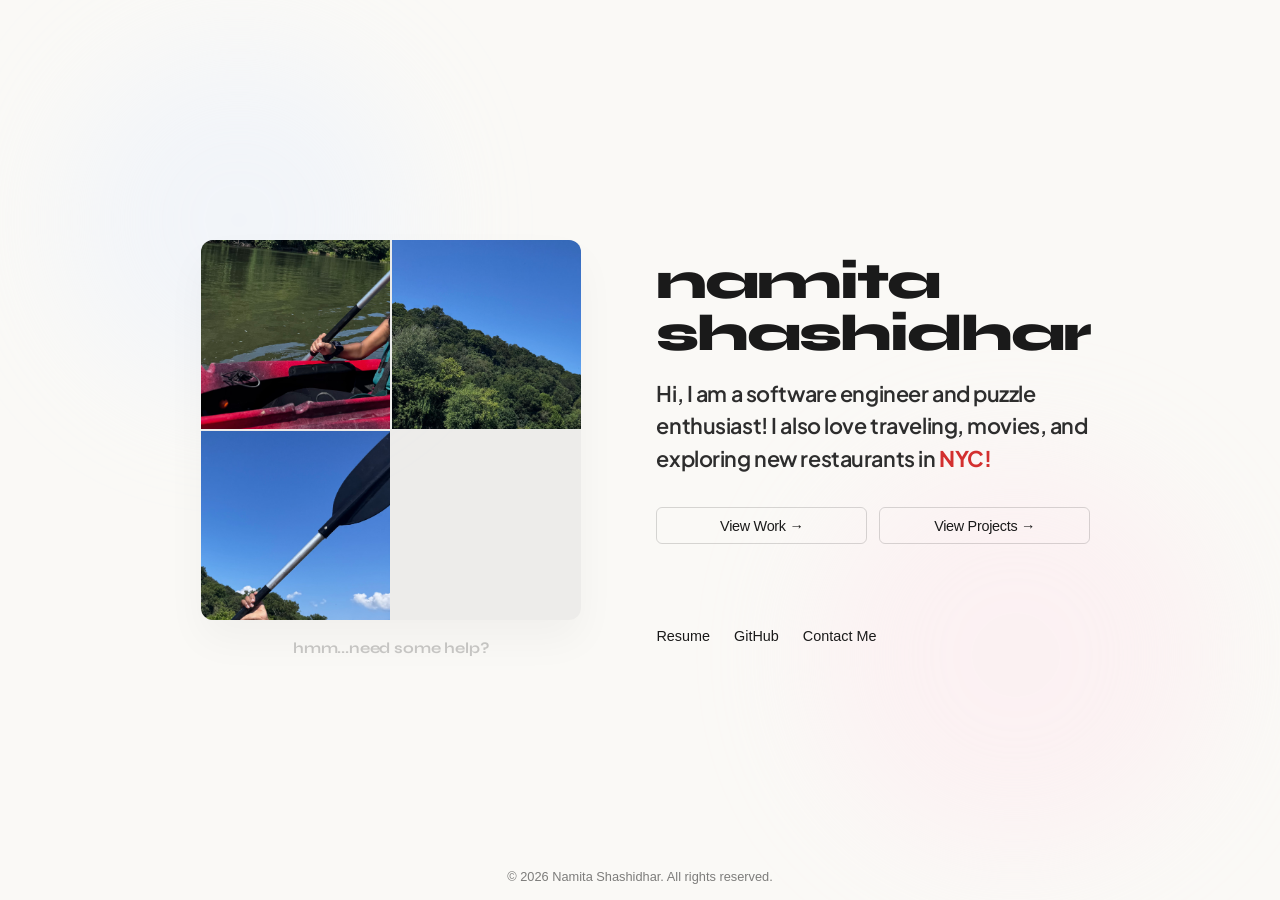
<file: index.html>
<!DOCTYPE html>
<html lang="en">

<head>
    <meta charset="UTF-8">
    <meta name="viewport" content="width=device-width, initial-scale=1.0">
    <title>Namita Shashidhar</title>
    <link rel="preconnect" href="https://fonts.googleapis.com">
    <link rel="preconnect" href="https://fonts.gstatic.com" crossorigin>
    <link
        href="https://fonts.googleapis.com/css2?family=Syne:wght@700;800&family=Plus+Jakarta+Sans:ital,wght@0,200..800;1,200..800&display=swap"
        rel="stylesheet">

<style>
    * {
        margin: 0;
        padding: 0;
        box-sizing: border-box;
    }

    body {
        background-color: #faf9f6;
        color: #1a1a1a;
        font-family: -apple-system, BlinkMacSystemFont, "Segoe UI", Roboto, sans-serif;
        min-height: 100vh;
        display: flex;
        flex-direction: column;
        align-items: center;
        justify-content: center;
        overflow-x: hidden;
        overflow-y: auto;
        position: relative;
        padding: 2rem 1.5rem;
    }

    .container {
        display: grid;
        grid-template-columns: 1fr 1fr;
        gap: 4rem;
        max-width: 900px;
        width: 100%;
        align-items: center;
        z-index: 10;
    }

    /* Wraps the board and the footer hint underneath */
    .image-side {
        display: flex;
        flex-direction: column;
        align-items: center;
        gap: 1rem;
        width: 100%;
        opacity: 0;
        animation: fadeInUp 1.2s cubic-bezier(0.215, 0.610, 0.355, 1) forwards;
        animation-delay: 0.2s;
    }

    .puzzle-board {
        display: grid;
        grid-template-columns: repeat(2, 1fr);
        grid-template-rows: repeat(2, 1fr);
        gap: 2px;
        width: 100%;
        max-width: 380px;
        aspect-ratio: 1 / 1;
        background: rgba(0, 0, 0, 0.05);
        border-radius: 12px;
        overflow: hidden;
        box-shadow: 0 20px 40px rgba(0, 0, 0, 0.04);
        transition: gap 0.5s ease;
    }

    .puzzle-tile {
        width: 100%;
        height: 100%;
        background-image: url('photo.jpg');
        background-size: 200% auto;
        cursor: pointer;
        transition: transform 0.2s ease-out;
    }

    .tile-0 {
        background-position: 0% 20%;
    }

    .tile-1 {
        background-position: 100% 20%;
    }

    .tile-2 {
        background-position: 0% 80%;
    }

    .tile-3 {
        background-color: transparent;
        background-image: none;
        cursor: default;
    }

    .fix-hint-container {
        height: 1.5rem;
        display: flex;
        align-items: center;
        justify-content: center;
    }

    .fix-indicator {
        font-family: "Syne", sans-serif;
        font-size: 0.95rem;
        font-weight: 700;
        color: rgba(0, 0, 0, 0.2);
        text-transform: lowercase;
        letter-spacing: -0.01em;
        cursor: pointer;
        transition: color 0.2s ease, transform 0.2s ease, opacity 0.3s ease;
        user-select: none;
    }

    .fix-indicator:hover {
        color: #d32f2f;
        transform: translateY(-1px);
    }

    .fix-indicator.hidden {
        opacity: 0;
        pointer-events: none;
    }

    .puzzle-board.solved {
        gap: 0px;
    }

    .puzzle-board.solved .puzzle-tile {
        cursor: default;
    }

    .text-side {
        display: flex;
        flex-direction: column;
        justify-content: center;
        width: 100%;
    }

    .name-tag {
        font-family: "Syne", sans-serif;
        font-size: 3.2rem;
        font-weight: 800;
        text-transform: lowercase;
        color: #1a1a1a;
        letter-spacing: -0.04em;
        margin-bottom: 1.2rem;
        opacity: 0;
        line-height: 1.0;
        animation: fadeInUp 1s cubic-bezier(0.215, 0.610, 0.355, 1) forwards;
        animation-delay: 0.3s;
    }

    .intro p.bio {
        font-family: "Plus Jakarta Sans", sans-serif;
        font-size: 1.35rem;
        font-weight: 600;
        line-height: 1.5;
        letter-spacing: -0.02em;
        color: #2d2d2d;
        margin-bottom: 2rem;
        opacity: 0;
        animation: fadeInUp 1s cubic-bezier(0.215, 0.610, 0.355, 1) forwards;
        animation-delay: 0.5s;
    }

    .highlight {
        color: #d32f2f;
        font-weight: 700;
    }

    .action-buttons {
        display: flex;
        flex-direction: column;
        gap: 1rem;
        margin-bottom: 2rem;
        align-items: flex-start;
        width: 100%;
    }

    .main-btn-group {
        display: flex;
        gap: 0.75rem;
        width: 100%;
    }

    .btn {
        display: inline-block;
        padding: 0.6rem 1.2rem;
        text-decoration: none;
        font-size: 0.9rem;
        font-weight: 500;
        border-radius: 6px;
        letter-spacing: -0.02em;
        transition: background-color 0.2s, transform 0.2s, border-color 0.2s, color 0.2s;
    }

    .secondary-btn {
        background-color: transparent;
        color: #1a1a1a;
        border: 1px solid rgba(0, 0, 0, 0.15);
        opacity: 0;
        flex: 1;
        text-align: center;
        animation: fadeInUp 1s cubic-bezier(0.215, 0.610, 0.355, 1) forwards;
    }

    .work-btn {
        animation-delay: 0.7s;
    }

    .projects-btn {
        animation-delay: 0.75s;
    }

    .secondary-btn:hover {
        background-color: rgba(0, 0, 0, 0.03);
        border-color: #1a1a1a;
        transform: translateY(-1px);
    }

    .portfolio-lock {
        opacity: 0;
        transform: translateY(10px);
        pointer-events: none;
        transition: opacity 0.8s ease, transform 0.8s ease;
        width: 100%;
    }

    .portfolio-btn {
        background-color: #1a1a1a;
        color: #faf9f6;
        box-shadow: 0 4px 12px rgba(0, 0, 0, 0.05);
        text-align: center;
        width: 100%;
    }

    .portfolio-btn:hover {
        background-color: #404040;
        transform: translateY(-1px);
    }

    .portfolio-lock.unlocked {
        opacity: 1;
        transform: translateY(0);
        pointer-events: auto;
    }

    .links {
        display: flex;
        gap: 1.5rem;
        opacity: 0;
        animation: fadeInUp 1s cubic-bezier(0.215, 0.610, 0.355, 1) forwards;
        animation-delay: 0.8s;
    }

    .links a {
        color: #1a1a1a;
        text-decoration: none;
        font-size: 0.9rem;
        font-weight: 500;
        transition: transform 0.2s ease, color 0.2s ease;
        display: inline-block;
        cursor: pointer;
    }

    /* Copyright */
    .copyright {
        position: fixed;
        bottom: 16px;
        left: 50%;
        transform: translateX(-50%);
        font-size: 0.8rem;
        color: rgba(0, 0, 0, 0.5);
        z-index: 20;
        white-space: nowrap;
        text-align: center;
    }

    @media (max-width: 768px) {
        body {
            justify-content: flex-start;
            align-items: center;
            padding: 3rem 1.5rem 1rem;
        }

        .container {
            grid-template-columns: 1fr;
            gap: 2.5rem;
            text-align: center;
        }

        .name-tag {
            font-size: 2.6rem;
        }

        .intro p.bio {
            font-size: 1.2rem;
            margin-bottom: 1.5rem;
        }

        .action-buttons {
            align-items: center;
        }

        .main-btn-group {
            justify-content: center;
        }

        .links {
            justify-content: center;
        }

        .puzzle-board {
            max-width: 280px;
        }

        .copyright {
            position: static;
            transform: none;
            margin-top: 2.5rem;
            padding-bottom: 1rem;
            width: 100%;
            white-space: normal;
        }
    }

    @media (max-width: 400px) {
        .name-tag {
            font-size: 2.2rem;
        }

        .main-btn-group {
            flex-direction: column;
            gap: 0.75rem;
            width: 100%;
            align-items: center;
        }

        .secondary-btn {
            width: 100%;
        }
    }

    @keyframes fadeInUp {
        from {
            opacity: 0;
            transform: translateY(20px);
        }

        to {
            opacity: 1;
            transform: translateY(0);
        }
    }

    .floating-shape {
        position: absolute;
        border-radius: 50%;
        filter: blur(60px);
        opacity: 0.35;
        z-index: 1;
        pointer-events: none;
    }

    .shape1 {
        width: 350px;
        height: 350px;
        background: #e3edff;
        top: 5%;
        left: 5%;
        animation: floatAround 25s infinite alternate ease-in-out;
    }

    .shape2 {
        width: 400px;
        height: 400px;
        background: #ffe3ec;
        bottom: 5%;
        right: 5%;
        animation: floatAround 30s infinite alternate-reverse ease-in-out;
    }

    @keyframes floatAround {
        0% {
            transform: translate(0, 0) rotate(0deg);
        }

        50% {
            transform: translate(80px, 60px) rotate(180deg);
        }

        100% {
            transform: translate(-40px, 40px) rotate(360deg);
        }
    }
</style>

<div class="floating-shape shape1"></div>
<div class="floating-shape shape2"></div>

<main class="container">
    <div class="image-side">
        <div class="puzzle-board" id="board"></div>

        <div class="fix-hint-container">
            <span class="fix-indicator" id="fixLink">hmm...need some help?</span>
        </div>
    </div>

    <div class="text-side">
        <header>
            <div class="name-tag">namita shashidhar</div>
        </header>

        <section class="intro">
            <p class="bio">
                Hi, I am a software engineer and puzzle enthusiast! I also love
                traveling, movies, and exploring new restaurants in
                <span class="highlight">NYC!</span>
            </p>
        </section>

        <div class="action-buttons">
            <div class="main-btn-group">
                <a href="work.html" class="btn secondary-btn work-btn">
                    View Work →
                </a>

                <a href="projects.html" class="btn secondary-btn projects-btn">
                    View Projects →
                </a>
            </div>

            <div class="portfolio-lock" id="portfolioWrapper">
                <a href="portfolio.html" class="btn portfolio-btn">
                    View Bylines →
                </a>
            </div>
        </div>

        <footer class="links">
            <a href="namita_shashidhar_resume.pdf"
                class="interactive-link"
                target="_blank"
                download="namita_shashidhar_resume.pdf">
                Resume
            </a>

            <a href="https://github.com/namitashashidhar"
                class="interactive-link"
                target="_blank">
                GitHub
            </a>

            <a href="contact.html" class="interactive-link">
                Contact Me
            </a>
        </footer>
    </div>
</main>

<footer class="copyright">
    © 2026 Namita Shashidhar. All rights reserved.
</footer>

<script>
    let currentOrder = [2, 0, 1, 3];
    const correctOrder = [0, 1, 2, 3];

    const board = document.getElementById('board');
    const portfolioWrapper = document.getElementById('portfolioWrapper');
    const fixLink = document.getElementById('fixLink');

    let gameSolved = false;

    fixLink.addEventListener('click', () => {
        if (!gameSolved) {
            solvePuzzleInstantly();
        }
    });

    function renderPuzzle() {
        board.innerHTML = '';

        currentOrder.forEach((tileId, index) => {
            const tile = document.createElement('div');
            tile.className = `puzzle-tile tile-${tileId}`;

            if (!gameSolved) {
                tile.addEventListener('click', () => moveTile(index));
            }

            board.appendChild(tile);
        });
    }

    function solvePuzzleInstantly() {
        currentOrder = [...correctOrder];
        renderPuzzle();
        checkWin();
    }

    function moveTile(clickedIndex) {
        const blankIndex = currentOrder.indexOf(3);

        const validMoves = {
            0: [1, 2],
            1: [0, 3],
            2: [0, 3],
            3: [1, 2]
        };

        if (validMoves[clickedIndex].includes(blankIndex)) {
            [
                currentOrder[clickedIndex],
                currentOrder[blankIndex]
            ] = [
                currentOrder[blankIndex],
                currentOrder[clickedIndex]
            ];

            renderPuzzle();
            checkWin();
        }
    }

    function checkWin() {
        if (currentOrder.every((val, i) => val === correctOrder[i])) {
            gameSolved = true;

            board.classList.add('solved');

            fixLink.classList.add('hidden');

            setTimeout(() => {
                const blankTile = document.querySelector('.tile-3');

                if (blankTile) {
                    blankTile.style.backgroundImage = "url('photo.jpg')";
                    blankTile.style.backgroundPosition = "100% 80%";
                }
            }, 200);

            setTimeout(() => {
                portfolioWrapper.classList.add('unlocked');
            }, 500);
        }
    }

    renderPuzzle();

    const links = document.querySelectorAll('.interactive-link');

    links.forEach(link => {
        link.addEventListener('mousemove', (e) => {
            const {
                offsetWidth: width,
                offsetHeight: height
            } = link;

            const {
                offsetX: x,
                offsetY: y
            } = e;

            const moveX = (x / width - 0.5) * 12;
            const moveY = (y / height - 0.5) * 12;

            link.style.transform =
                `translate(${moveX}px, ${moveY}px)`;

            link.style.color = '#8a8a8a';
        });

        link.addEventListener('mouseleave', () => {
            link.style.transform = 'translate(0px, 0px)';
            link.style.color = '#1a1a1a';
        });
    });
</script>
</file>
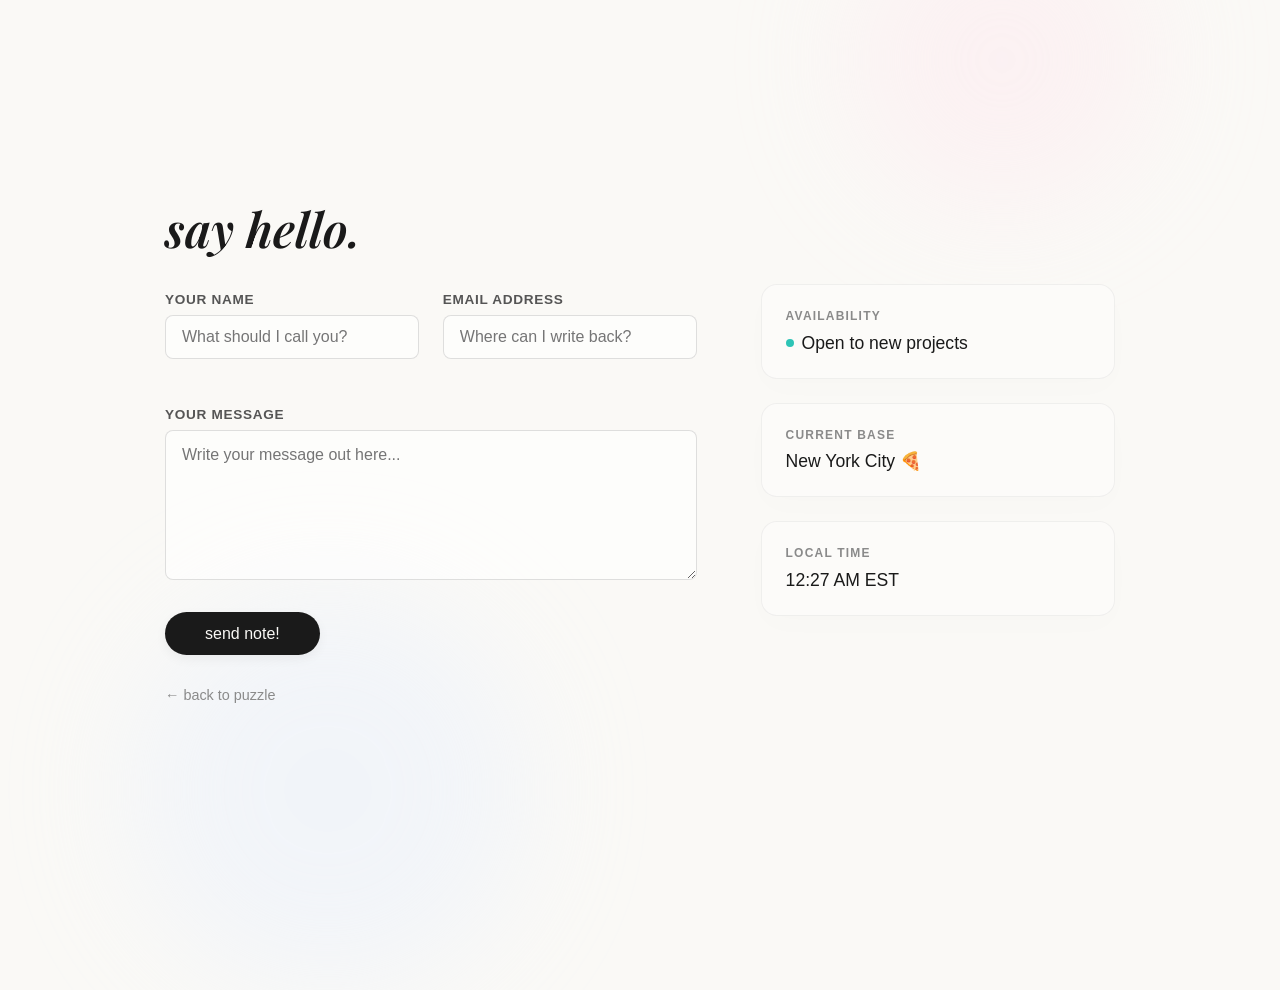
<file: contact.html>
<!DOCTYPE html>
<html lang="en">

<head>
    <meta charset="UTF-8">
    <meta name="viewport" content="width=device-width, initial-scale=1.0">
    <title>Contact Namita</title>
    <link rel="preconnect" href="https://fonts.googleapis.com">
    <link rel="preconnect" href="https://fonts.gstatic.com" crossorigin>
    <link href="https://fonts.googleapis.com/css2?family=Playfair+Display:ital,wght@0,400..900;1,400..900&display=swap"
        rel="stylesheet">

    <style>
        * {
            margin: 0;
            padding: 0;
            box-sizing: border-box;
        }

        body {
            background-color: #faf9f6;
            color: #1a1a1a;
            font-family: -apple-system, BlinkMacSystemFont, "Segoe UI", Roboto, sans-serif;
            min-height: 100vh;
            display: flex;
            align-items: center;
            justify-content: center;
            overflow-x: hidden;
            overflow-y: auto;
            position: relative;
            padding: 4rem 1.5rem;
        }

        .container {
            display: grid;
            grid-template-columns: 1.2fr 0.8fr;
            gap: 4rem;
            max-width: 950px;
            width: 100%;
            align-items: center;
            z-index: 10;
        }

        .form-side {
            display: flex;
            flex-direction: column;
            opacity: 0;
            animation: fadeInUp 1s cubic-bezier(0.215, 0.610, 0.355, 1) forwards;
        }

        h1 {
            font-family: "Playfair Display", Georgia, serif;
            font-size: 3rem;
            font-weight: 600;
            font-style: italic;
            margin-bottom: 2rem;
        }

        .form-group {
            margin-bottom: 1.5rem;
            display: flex;
            flex-direction: column;
            gap: 0.5rem;
        }

        .form-row {
            display: grid;
            grid-template-columns: 1fr 1fr;
            gap: 1.5rem;
            margin-bottom: 1.5rem;
        }

        .form-label {
            font-size: 0.85rem;
            text-transform: uppercase;
            letter-spacing: 0.05em;
            color: #555;
            font-weight: 600;
        }

        .box-input {
            font-family: inherit;
            font-size: 1rem;
            color: #1a1a1a;
            background: rgba(255, 255, 255, 0.6);
            backdrop-filter: blur(5px);
            border: 1px solid rgba(0, 0, 0, 0.12);
            border-radius: 8px;
            padding: 0.75rem 1rem;
            outline: none;
            width: 100%;
            transition: border-color 0.2s, background-color 0.2s;
        }

        .box-input:focus {
            border-color: #1a1a1a;
            background-color: #ffffff;
        }

        textarea.box-input {
            resize: vertical;
            min-height: 150px;
            line-height: 1.5;
        }

        .status-side {
            display: flex;
            flex-direction: column;
            gap: 1.5rem;
            opacity: 0;
            animation: fadeInUp 1.2s cubic-bezier(0.215, 0.610, 0.355, 1) forwards;
            animation-delay: 0.2s;
            width: 100%;
        }

        .card {
            background: rgba(255, 255, 255, 0.4);
            backdrop-filter: blur(10px);
            border: 1px solid rgba(0, 0, 0, 0.05);
            border-radius: 16px;
            padding: 1.5rem;
            box-shadow: 0 10px 30px rgba(0, 0, 0, 0.01);
        }

        .card-title {
            font-size: 0.75rem;
            text-transform: uppercase;
            letter-spacing: 0.1em;
            color: #8a8a8a;
            margin-bottom: 0.6rem;
            font-weight: 600;
        }

        .card-value {
            font-size: 1.1rem;
            font-weight: 500;
        }

        .status-indicator {
            display: flex;
            align-items: center;
            gap: 8px;
        }

        .pulse-dot {
            width: 8px;
            height: 8px;
            background-color: #2ec4b6;
            border-radius: 50%;
            animation: pulse-glow 2s infinite ease-in-out;
        }

        .btn-submit {
            align-self: flex-start;
            background-color: #1a1a1a;
            color: #faf9f6;
            border: none;
            padding: 0.8rem 2.5rem;
            font-size: 1rem;
            font-weight: 500;
            border-radius: 30px;
            cursor: pointer;
            box-shadow: 0 4px 12px rgba(0, 0, 0, 0.05);
            transition: transform 0.2s, background-color 0.2s;
            margin-top: 0.5rem;
            width: auto;
        }

        .btn-submit:hover {
            background-color: #404040;
            transform: translateY(-2px);
        }

        .back-home {
            margin-top: 2rem;
            color: #8a8a8a;
            text-decoration: none;
            font-size: 0.9rem;
            transition: color 0.2s;
            display: inline-block;
        }

        .back-home:hover {
            color: #1a1a1a;
        }

        .floating-shape {
            position: absolute;
            border-radius: 50%;
            filter: blur(60px);
            opacity: 0.35;
            z-index: 1;
            pointer-events: none;
        }

        .shape1 {
            width: 300px;
            height: 300px;
            background: #ffe3ec;
            top: -10%;
            right: 10%;
        }

        .shape2 {
            width: 400px;
            height: 400px;
            background: #e3edff;
            bottom: -10%;
            left: 10%;
        }

        @media (max-width: 768px) {
            body {
                display: block;
                padding: 3rem 1.5rem;
            }

            .container {
                display: flex;
                flex-direction: column;
                gap: 3rem;
            }

            h1 {
                font-size: 2.4rem;
                margin-bottom: 1.5rem;
            }

            .form-row {
                grid-template-columns: 1fr;
                gap: 1.5rem;
                margin-bottom: 0rem;
            }

            .status-side {
                order: initial;
            }

            .btn-submit {
                width: 100%;
                text-align: center;
            }
        }

        @keyframes fadeInUp {
            from {
                opacity: 0;
                transform: translateY(20px);
            }

            to {
                opacity: 1;
                transform: translateY(0);
            }
        }

        @keyframes pulse-glow {
            0% {
                box-shadow: 0 0 0 0 rgba(46, 196, 182, 0.5);
            }

            70% {
                box-shadow: 0 0 0 8px rgba(46, 196, 182, 0);
            }

            100% {
                box-shadow: 0 0 0 0 rgba(46, 196, 182, 0);
            }
        }
    </style>
</head>

<body>

    <div class="floating-shape shape1"></div>
    <div class="floating-shape shape2"></div>

    <main class="container">

        <section class="form-side">
            <h1>say hello.</h1>

            <form action="https://formspree.io/f/your-id-here" method="POST">

                <div class="form-row">
                    <div class="form-group">
                        <label class="form-label" for="formName">Your Name</label>
                        <input type="text" id="formName" name="name" class="box-input"
                            placeholder="What should I call you?" required>
                    </div>

                    <div class="form-group">
                        <label class="form-label" for="formEmail">Email Address</label>
                        <input type="email" id="formEmail" name="email" class="box-input"
                            placeholder="Where can I write back?" required>
                    </div>
                </div>

                <div class="form-group">
                    <label class="form-label" for="formMessage">Your Message</label>
                    <textarea id="formMessage" name="message" class="box-input"
                        placeholder="Write your message out here..." required></textarea>
                </div>

                <button type="submit" class="btn-submit">send note!</button>
            </form>

            <div>
                <a href="index.html" class="back-home">← back to puzzle</a>
            </div>
        </section>

        <aside class="status-side">
            <div class="card">
                <div class="card-title">Availability</div>
                <div class="status-indicator">
                    <div class="pulse-dot"></div>
                    <span class="card-value">Open to new projects</span>
                </div>
            </div>

            <div class="card">
                <div class="card-title">Current Base</div>
                <div class="card-value">New York City 🍕</div>
            </div>

            <div class="card">
                <div class="card-title">Local Time</div>
                <div class="card-value" id="localTime">00:00 AM EST</div>
            </div>
        </aside>

    </main>

    <script>
        function updateClock() {
            const options = {
                timeZone: 'America/New_York',
                hour: '2-digit',
                minute: '2-digit',
                hour12: true
            };
            const formatter = new Intl.DateTimeFormat('en-US', options);
            document.getElementById('localTime').innerText = formatter.format(new Date()) + ' EST';
        }
        setInterval(updateClock, 1000);
        updateClock();
    </script>
</body>

</html>
</file>
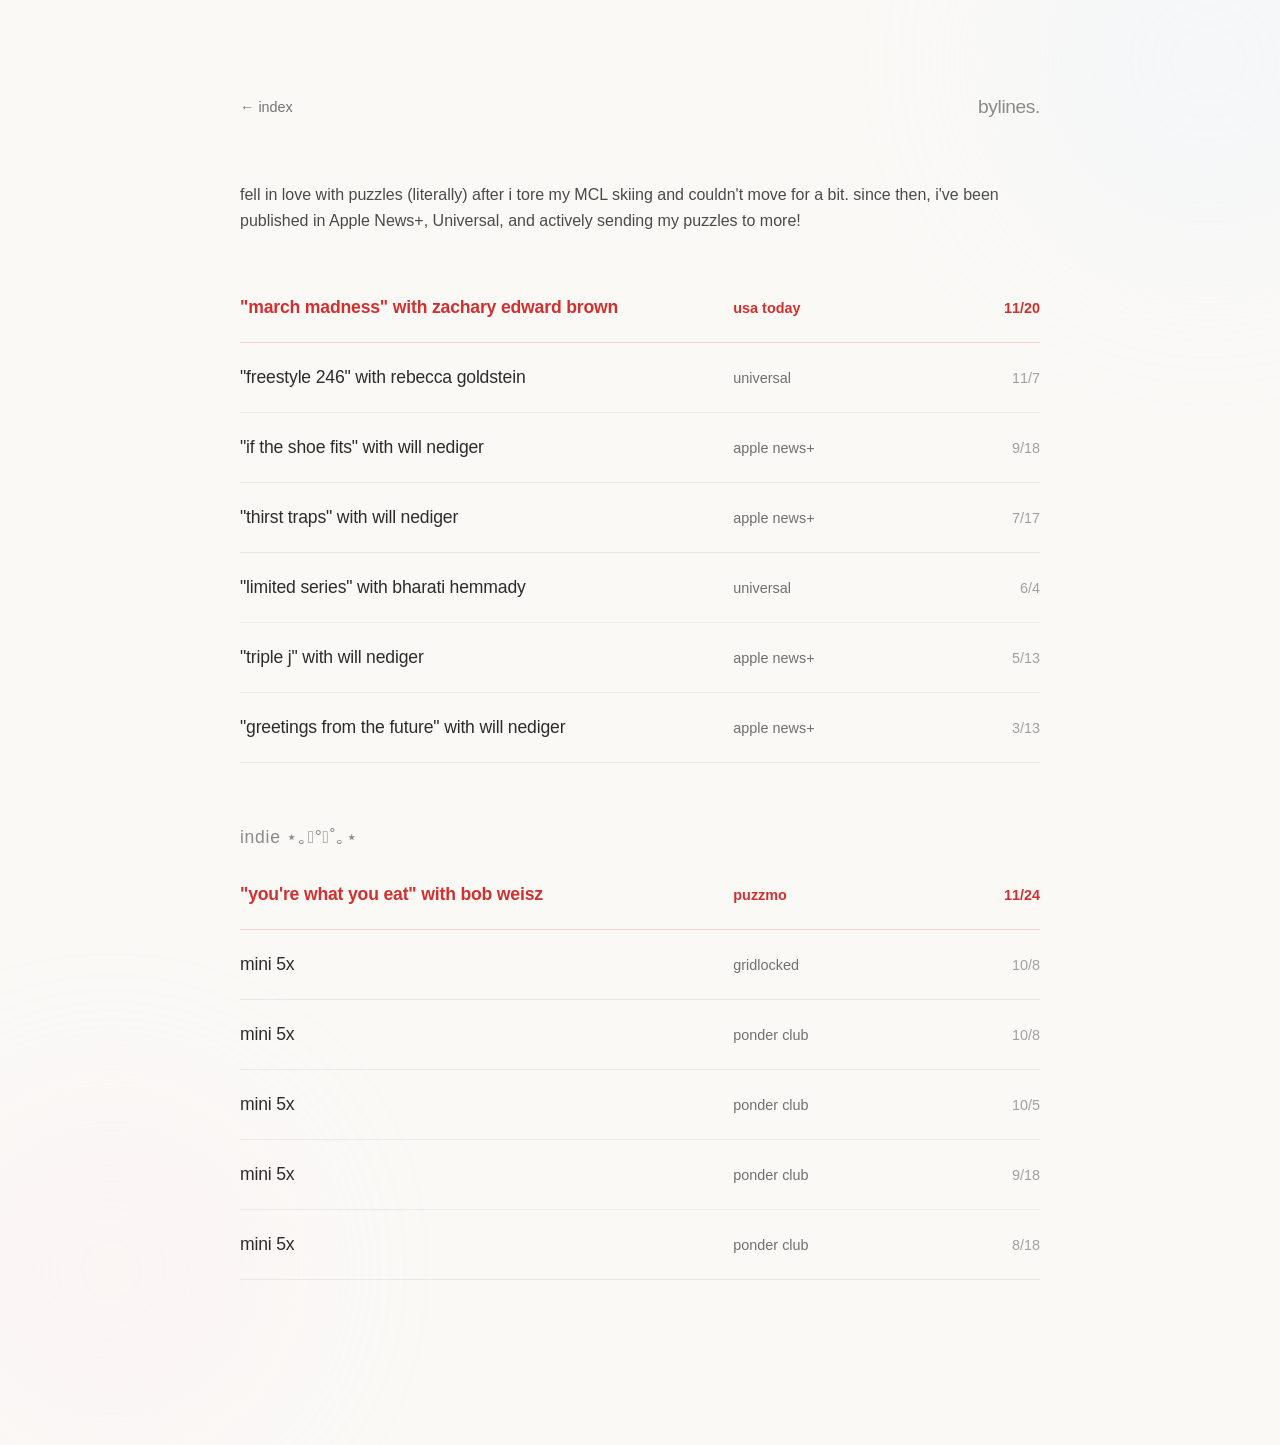
<file: portfolio.html>
<!DOCTYPE html>
<html lang="en">

<head>
    <meta charset="UTF-8">
    <meta name="viewport" content="width=device-width, initial-scale=1.0">
    <title>Portfolio — Namita Shashidhar</title>
    <style>
        * {
            margin: 0;
            padding: 0;
            box-sizing: border-box;
        }

        body {
            background-color: #faf9f6;
            color: #1a1a1a;
            font-family: -apple-system, BlinkMacSystemFont, "Segoe UI", Roboto, sans-serif;
            min-height: 100vh;
            padding: 6rem 2rem;
            position: relative;
            overflow-x: hidden;
        }

        .nav-header {
            max-width: 800px;
            margin: 0 auto 4rem auto;
            display: flex;
            justify-content: space-between;
            align-items: center;
            z-index: 10;
            position: relative;
        }

        .back-btn {
            color: #1a1a1a;
            text-decoration: none;
            font-size: 0.9rem;
            font-weight: 500;
            transition: transform 0.2s ease, opacity 0.2s ease;
            opacity: 0.6;
        }

        .back-btn:hover {
            transform: translateX(-3px);
            opacity: 1;
        }

        .page-title {
            font-size: 1.2rem;
            font-weight: 500;
            letter-spacing: -0.02em;
            color: #8a8a8a;
        }

        .portfolio-list,
        .puzzle-list {
            max-width: 800px;
            margin: 0 auto;
            display: flex;
            flex-direction: column;
            z-index: 10;
            position: relative;
        }

        .article-row {
            display: grid;
            grid-template-columns: 2fr 1fr 60px;
            align-items: center;
            padding: 1.5rem 0;
            border-bottom: 1px solid rgba(0, 0, 0, 0.06);
            text-decoration: none;
            color: inherit;
            transition: transform 0.2s ease, padding-left 0.2s ease;
        }

        .article-row.featured {
            border-bottom-color: rgba(211, 47, 47, 0.2);
        }

        .article-row.featured .article-title {
            color: #d32f2f;
            font-weight: 700;
            background: none;
            -webkit-text-fill-color: initial;
        }

        .article-row.featured .byline {
            color: #d32f2f;
            font-weight: 600;
        }

        .article-row.featured .date {
            color: #d32f2f;
            font-weight: 600;
        }

        @media (min-width: 769px) {
            .article-row:hover {
                padding-left: 0.5rem;
                background: linear-gradient(
                    90deg,
                    rgba(0, 0, 0, 0.01) 0%,
                    rgba(0, 0, 0, 0) 100%
                );
            }

            .article-row:hover .article-title {
                color: #000000;
            }

            .article-row.featured:hover .article-title {
                color: #d32f2f;
            }

            .article-row:hover .date {
                color: #1a1a1a;
            }

            .article-row.featured:hover .date {
                color: #d32f2f;
            }
        }

        .article-title {
            font-size: 1.1rem;
            font-weight: 500;
            letter-spacing: -0.01em;
            color: #2c2c2c;
            padding-right: 2rem;
            transition: color 0.2s ease;
        }

        .byline {
            font-size: 0.9rem;
            color: #707070;
            font-weight: 400;
        }

        .date {
            font-size: 0.9rem;
            color: #a0a0a0;
            text-align: right;
            font-variant-numeric: tabular-nums;
            transition: color 0.2s ease;
        }

        /* Section heading */
        .section-label {
            max-width: 800px;
            margin: 4rem auto 0.75rem auto;
            font-size: 1.1rem;
            color: #8a8a8a;
            text-transform: lowercase;
            letter-spacing: 0.04em;
        }

        .floating-shape {
            position: absolute;
            border-radius: 50%;
            filter: blur(80px);
            opacity: 0.2;
            z-index: 1;
        }

        .shape1 {
            width: 400px;
            height: 400px;
            background: #e3edff;
            top: -10%;
            right: -10%;
            animation: floatAround 25s infinite alternate ease-in-out;
        }

        .shape2 {
            width: 350px;
            height: 350px;
            background: #ffe3ec;
            bottom: -5%;
            left: -5%;
            animation: floatAround 30s infinite alternate-reverse ease-in-out;
        }

        @keyframes floatAround {
            0% {
                transform: translate(0, 0) rotate(0deg);
            }

            50% {
                transform: translate(30px, 30px) rotate(180deg);
            }

            100% {
                transform: translate(-15px, 15px) rotate(360deg);
            }
        }

        @media (max-width: 768px) {
            body {
                padding: 3rem 1.5rem;
            }

            .nav-header {
                margin-bottom: 2rem;
            }

            .article-row {
                grid-template-columns: 1fr;
                gap: 0.4rem;
                padding: 1.25rem 0;
            }

            .date {
                text-align: left;
                font-size: 0.8rem;
            }

            .byline {
                font-size: 0.85rem;
            }

            .section-label {
                margin-top: 3rem;
                font-size: 1.1rem;
            }
        }
    </style>
</head>

<body>

    <div class="floating-shape shape1"></div>
    <div class="floating-shape shape2"></div>

    <header class="nav-header">
        <a href="index.html" class="back-btn">← index</a>
        <h1 class="page-title">bylines.</h1>
    </header>

    <p style="
        max-width: 800px;
        margin: 0 auto 2.5rem auto;
        font-size: 1rem;
        color: #4a4a4a;
        line-height: 1.6;
    ">
        fell in love with puzzles (literally) after i tore my MCL skiing and couldn't move for a bit. since then, i've been published in Apple News+, Universal, and actively sending my puzzles to more!
    </p>

    <main class="portfolio-list">

        <a 
            href="https://play.usatoday.com/crossword/9a95c17d-0f0f-4743-8072-bb9d399fd73b?redirected=true" 
            class="article-row featured"
            target="_blank"
            rel="noopener noreferrer"
        >
            <h2 class="article-title">"march madness" with zachary edward brown</h2>
            <span class="byline">usa today</span>
            <span class="date">11/20</span>
        </a>
        <a 
            href="" 
            class="article-row"
            target="_blank"
            rel="noopener noreferrer"
        >
            <h2 class="article-title">"freestyle 246" with rebecca goldstein</h2>
            <span class="byline">universal</span>
            <span class="date">11/7</span>
        </a>

        <a 
            href="https://apple.news/J_jizL1T-RFmOpnNCob130w" 
            class="article-row"
            target="_blank"
            rel="noopener noreferrer"
        >
            <h2 class="article-title">"if the shoe fits" with will nediger</h2>
            <span class="byline">apple news+</span>
            <span class="date">9/18</span>
        </a>

        <a 
            href="https://apple.news/JGdBl8bDhQVa5fqOhWgiktg" 
            class="article-row"
            target="_blank"
            rel="noopener noreferrer"
        >
            <h2 class="article-title">"thirst traps" with will nediger</h2>
            <span class="byline">apple news+</span>
            <span class="date">7/17</span>
        </a>

        <a href="#" class="article-row">
            <h2 class="article-title">"limited series" with bharati hemmady</h2>
            <span class="byline">universal</span>
            <span class="date">6/4</span>
        </a>

        <a 
            href="https://apple.news/JgFRftgpQSh2XU2IUOKPrVg" 
            class="article-row"
            target="_blank"
            rel="noopener noreferrer"
        >
            <h2 class="article-title">"triple j" with will nediger</h2>
            <span class="byline">apple news+</span>
            <span class="date">5/13</span>
        </a>

        <a 
            href="https://apple.news/J2Wm60hFoTzG8KmAn9UJ8fQ" 
            class="article-row"
            target="_blank"
            rel="noopener noreferrer"
        >
            <h2 class="article-title">"greetings from the future" with will nediger</h2>
            <span class="byline">apple news+</span>
            <span class="date">3/13</span>
        </a>

    </main>

    <p class="section-label">
        indie ⋆｡𖦹°⭒˚｡⋆
    </p>

    <main class="puzzle-list">

        <a
            href=""
            class="article-row featured"
        >
            <h2 class="article-title">"you're what you eat" with bob weisz</h2>
            <span class="byline">puzzmo</span>
            <span class="date">11/24</span>
        </a>
        
        <a 
            href="https://gridlockedxw.com/puzzles/2026-10-19-mini-10-19.html"
            class="article-row"
            target="_blank"
            rel="noopener noreferrer"
        >
            <h2 class="article-title">mini 5x</h2>
            <span class="byline">gridlocked</span>
            <span class="date">10/8</span>
        </a>

         <a 
            href="https://ponderclub.co/mini-5x5/10-08-2026"
            class="article-row"
            target="_blank"
            rel="noopener noreferrer"
        >
            <h2 class="article-title">mini 5x</h2>
            <span class="byline">ponder club</span>
            <span class="date">10/8</span>
        </a>
        <a 
            href="https://ponderclub.co/mini-5x5/10-05-2026"
            class="article-row"
            target="_blank"
            rel="noopener noreferrer"
        >
            <h2 class="article-title">mini 5x</h2>
            <span class="byline">ponder club</span>
            <span class="date">10/5</span>
        </a>

        <a 
            href="https://ponderclub.co/mini-5x5/09-18-2026"
            class="article-row"
            target="_blank"
            rel="noopener noreferrer"
        >
            <h2 class="article-title">mini 5x</h2>
            <span class="byline">ponder club</span>
            <span class="date">9/18</span>
        </a>

        <a
            href="https://ponderclub.co/mini-5x5/08-18-2026"
            class="article-row"
            target="_blank"
            rel="noopener noreferrer"
        >
            <h2 class="article-title">mini 5x</h2>
            <span class="byline">ponder club</span>
            <span class="date">8/18</span>
        </a>

    </main>

</body>

</html>
</file>
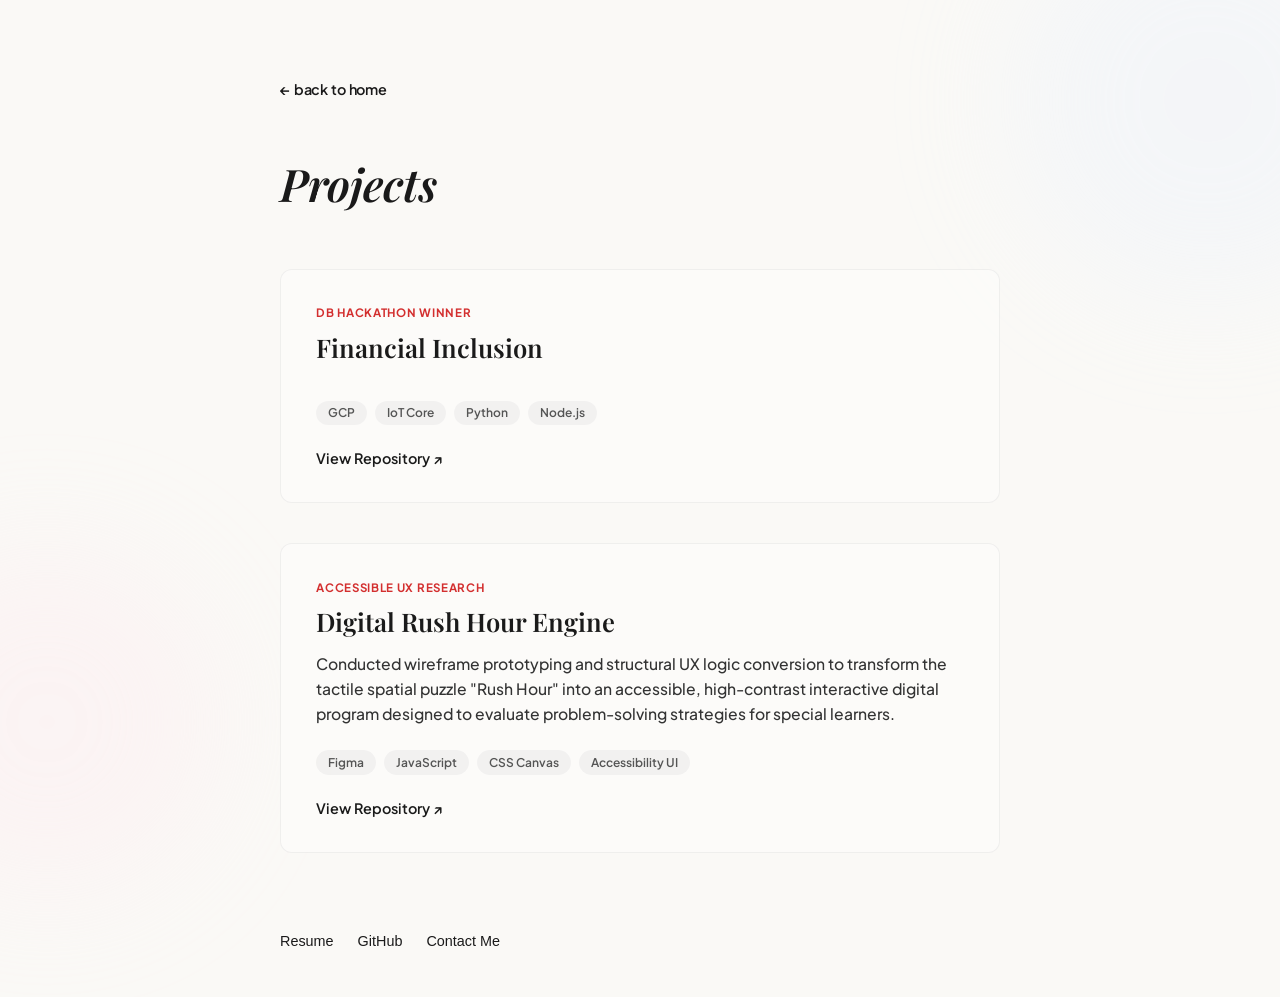
<file: projects.html>
<!DOCTYPE html>
<html lang="en">

<head>
    <meta charset="UTF-8">
    <meta name="viewport" content="width=device-width, initial-scale=1.0">
    <title>Projects | Namita Shashidhar</title>
    <link rel="preconnect" href="https://fonts.googleapis.com">
    <link rel="preconnect" href="https://fonts.gstatic.com" crossorigin>
    <link
        href="https://fonts.googleapis.com/css2?family=Playfair+Display:ital,wght@0,400..900;1,400..900&family=Plus+Jakarta+Sans:ital,wght@0,200..800;1,200..800&display=swap"
        rel="stylesheet">

    <style>
        * {
            margin: 0;
            padding: 0;
            box-sizing: border-box;
        }

        body {
            background-color: #faf9f6;
            color: #1a1a1a;
            font-family: -apple-system, BlinkMacSystemFont, "Segoe UI", Roboto, sans-serif;
            min-height: 100vh;
            display: flex;
            flex-direction: column;
            justify-content: space-between;
            position: relative;
            padding: 5rem 2rem 3rem 2rem;
            overflow-x: hidden;
        }

        .container {
            max-width: 720px;
            width: 100%;
            margin: 0 auto;
            z-index: 10;
        }


        .nav-header {
            display: flex;
            justify-content: space-between;
            align-items: center;
            margin-bottom: 3.5rem;
            opacity: 0;
            animation: fadeInUp 1s cubic-bezier(0.215, 0.610, 0.355, 1) forwards;
        }

        .back-home {
            font-family: "Plus Jakarta Sans", sans-serif;
            color: #1a1a1a;
            text-decoration: none;
            font-size: 0.9rem;
            font-weight: 600;
            letter-spacing: -0.01em;
            transition: color 0.2s ease, transform 0.2s ease;
            display: inline-block;
        }

        .back-home:hover {
            color: #707070;
            transform: translateX(-3px);
        }


        .page-title {
            font-family: "Playfair Display", Georgia, serif;
            font-size: 2.8rem;
            font-weight: 600;
            font-style: italic;
            margin-bottom: 3.5rem;
            opacity: 0;
            animation: fadeInUp 1s cubic-bezier(0.215, 0.610, 0.355, 1) forwards;
            animation-delay: 0.15s;
        }


        .projects-container {
            display: flex;
            flex-direction: column;
            gap: 2.5rem;
            margin-bottom: 5rem;
        }


        .project-card {
            background: rgba(255, 255, 255, 0.4);
            border: 1px solid rgba(0, 0, 0, 0.05);
            border-radius: 12px;
            padding: 2.2rem;
            display: flex;
            flex-direction: column;
            opacity: 0;
            animation: fadeInUp 1s cubic-bezier(0.215, 0.610, 0.355, 1) forwards;
            transition: border-color 0.3s ease, box-shadow 0.3s ease, background 0.3s ease;
        }

        @media (min-width: 769px) {
            .project-card:hover {
                background: #ffffff;
                border: 1px solid rgba(0, 0, 0, 0.08);
                box-shadow: 0 12px 30px rgba(0, 0, 0, 0.02);
            }
        }


        .card-1 {
            animation-delay: 0.3s;
        }

        .card-2 {
            animation-delay: 0.4s;
        }

        .card-3 {
            animation-delay: 0.5s;
        }


        .project-tag {
            font-family: "Plus Jakarta Sans", sans-serif;
            font-size: 0.72rem;
            text-transform: uppercase;
            letter-spacing: 0.06em;
            color: #d32f2f;
            margin-bottom: 0.6rem;
            font-weight: 700;
        }

        .project-header {
            display: flex;
            justify-content: space-between;
            align-items: baseline;
            flex-wrap: wrap;
            gap: 0.5rem;
            margin-bottom: 0.8rem;
        }

        .project-title {
            font-family: "Playfair Display", Georgia, serif;
            font-size: 1.6rem;
            font-weight: 600;
            color: #1a1a1a;
        }

        .project-description {
            font-family: "Plus Jakarta Sans", sans-serif;
            font-size: 0.98rem;
            line-height: 1.6;
            color: #333333;
            margin-bottom: 1.5rem;
            font-weight: 500;
        }


        .tech-stack {
            display: flex;
            flex-wrap: wrap;
            gap: 0.5rem;
            margin-bottom: 1.5rem;
        }

        .tech-pill {
            font-family: "Plus Jakarta Sans", sans-serif;
            font-size: 0.75rem;
            background: rgba(0, 0, 0, 0.04);
            color: #555555;
            padding: 0.3rem 0.75rem;
            border-radius: 20px;
            font-weight: 600;
        }


        .project-link {
            font-family: "Plus Jakarta Sans", sans-serif;
            font-size: 0.9rem;
            font-weight: 600;
            color: #1a1a1a;
            text-decoration: none;
            display: inline-flex;
            align-items: center;
            gap: 0.3rem;
            width: fit-content;
            transition: color 0.2s ease;
        }

        .project-link:hover {
            color: #d32f2f;
        }


        .footer-nav {
            display: flex;
            gap: 1.5rem;
            opacity: 0;
            animation: fadeInUp 1s cubic-bezier(0.215, 0.610, 0.355, 1) forwards;
            animation-delay: 0.65s;
        }

        .footer-nav a {
            color: #1a1a1a;
            text-decoration: none;
            font-size: 0.9rem;
            font-weight: 500;
            transition: transform 0.2s ease, color 0.2s ease;
            display: inline-block;
            cursor: pointer;
        }


        @media (max-width: 768px) {
            body {
                padding: 3rem 1.5rem 2rem 1.5rem;
            }

            .page-title {
                font-size: 2.3rem;
                margin-bottom: 2rem;
            }

            .project-title {
                font-size: 1.4rem;
            }

            .project-card {
                padding: 1.5rem;
            }
        }

        @keyframes fadeInUp {
            from {
                opacity: 0;
                transform: translateY(20px);
            }

            to {
                opacity: 1;
                transform: translateY(0);
            }
        }


        .floating-shape {
            position: absolute;
            border-radius: 50%;
            filter: blur(60px);
            opacity: 0.25;
            z-index: 1;
        }

        .shape1 {
            width: 400px;
            height: 400px;
            background: #e3edff;
            top: -10%;
            right: -10%;
        }

        .shape2 {
            width: 350px;
            height: 350px;
            background: #ffe3ec;
            bottom: 10%;
            left: -10%;
        }
    </style>
</head>

<body>

    <div class="floating-shape shape1"></div>
    <div class="floating-shape shape2"></div>

    <div class="container">
        <nav class="nav-header">
            <a href="index.html" class="back-home">← back to home</a>
        </nav>

        <h1 class="page-title">Projects</h1>

        <div class="projects-container">

            <div class="project-card card-1">
                <div class="project-tag">DB Hackathon Winner</div>
                <div class="project-header">
                    <h2 class="project-title">Financial Inclusion</h2>
                </div>
                <p class="project-description">
                    <!-- Developed backend cloud systems for an assistive safety device that maps geolocation anchors, utilizing face-recognition to alert care networks when vulnerable individuals interact with unknown environments or wander beyond bounds. Winner of Deutsche Bank's Hackathon for Dementia. -->
                </p>
                <div class="tech-stack">
                    <span class="tech-pill">GCP</span>
                    <span class="tech-pill">IoT Core</span>
                    <span class="tech-pill">Python</span>
                    <span class="tech-pill">Node.js</span>
                </div>
                <a href="https://github.com/namitashashidhar" target="_blank" class="project-link">View Repository ↗</a>
            </div>

            <!-- PROJECT 2: CYBER CTF REPOSITORY
            <div class="project-card card-2">
                <div class="project-tag">Cybersecurity Infrastructure</div>
                <div class="project-header">
                    <h2 class="project-title">CCI Capture The Flag (CTF) Repository</h2>
                </div>
                <p class="project-description">
                    Engineered and documented a sprawling repository of complex gamified cyber defense challenges, designed in partnership with the CACI Cyber Missions Operation Team to run vulnerability tests across regional security summits.
                </p>
                <div class="tech-stack">
                    <span class="tech-pill">Docker</span>
                    <span class="tech-pill">Linux</span>
                    <span class="tech-pill">Bash</span>
                    <span class="tech-pill">Network Security</span>
                </div>
                <a href="https://github.com/namitashashidhar" target="_blank" class="project-link">View Repository ↗</a>
            </div>

            <!-- PROJECT 3: ACCESSIBLE DIGITAL RESEARCH -->
            <div class="project-card card-3">
                <div class="project-tag">Accessible UX Research</div>
                <div class="project-header">
                    <h2 class="project-title">Digital Rush Hour Engine</h2>
                </div>
                <p class="project-description">
                    Conducted wireframe prototyping and structural UX logic conversion to transform the tactile spatial
                    puzzle "Rush Hour" into an accessible, high-contrast interactive digital program designed to
                    evaluate problem-solving strategies for special learners.
                </p>
                <div class="tech-stack">
                    <span class="tech-pill">Figma</span>
                    <span class="tech-pill">JavaScript</span>
                    <span class="tech-pill">CSS Canvas</span>
                    <span class="tech-pill">Accessibility UI</span>
                </div>
                <a href="https://github.com/namitashashidhar" target="_blank" class="project-link">View Repository ↗</a>
            </div>

        </div>

        <footer class="footer-nav">
            <a href="Namita_Resume.pdf" class="interactive-link" target="_blank" download="Namita_Resume.pdf">Resume</a>
            <a href="https://github.com/namitashashidhar" class="interactive-link" target="_blank">GitHub</a>
            <a href="contact.html" class="interactive-link">Contact Me</a>
        </footer>
    </div>

    <script>
        const links = document.querySelectorAll('.interactive-link');
        links.forEach(link => {
            link.addEventListener('mousemove', (e) => {
                const { offsetWidth: width, offsetHeight: height } = link;
                const { offsetX: x, offsetY: y } = e;
                const moveX = (x / width - 0.5) * 12;
                const moveY = (y / height - 0.5) * 12;
                link.style.transform = `translate(${moveX}px, ${moveY}px)`;
                link.style.color = '#8a8a8a';
            });
            link.addEventListener('mouseleave', () => {
                link.style.transform = 'translate(0px, 0px)';
                link.style.color = '#1a1a1a';
            });
        });
    </script>
</body>

</html>
</file>
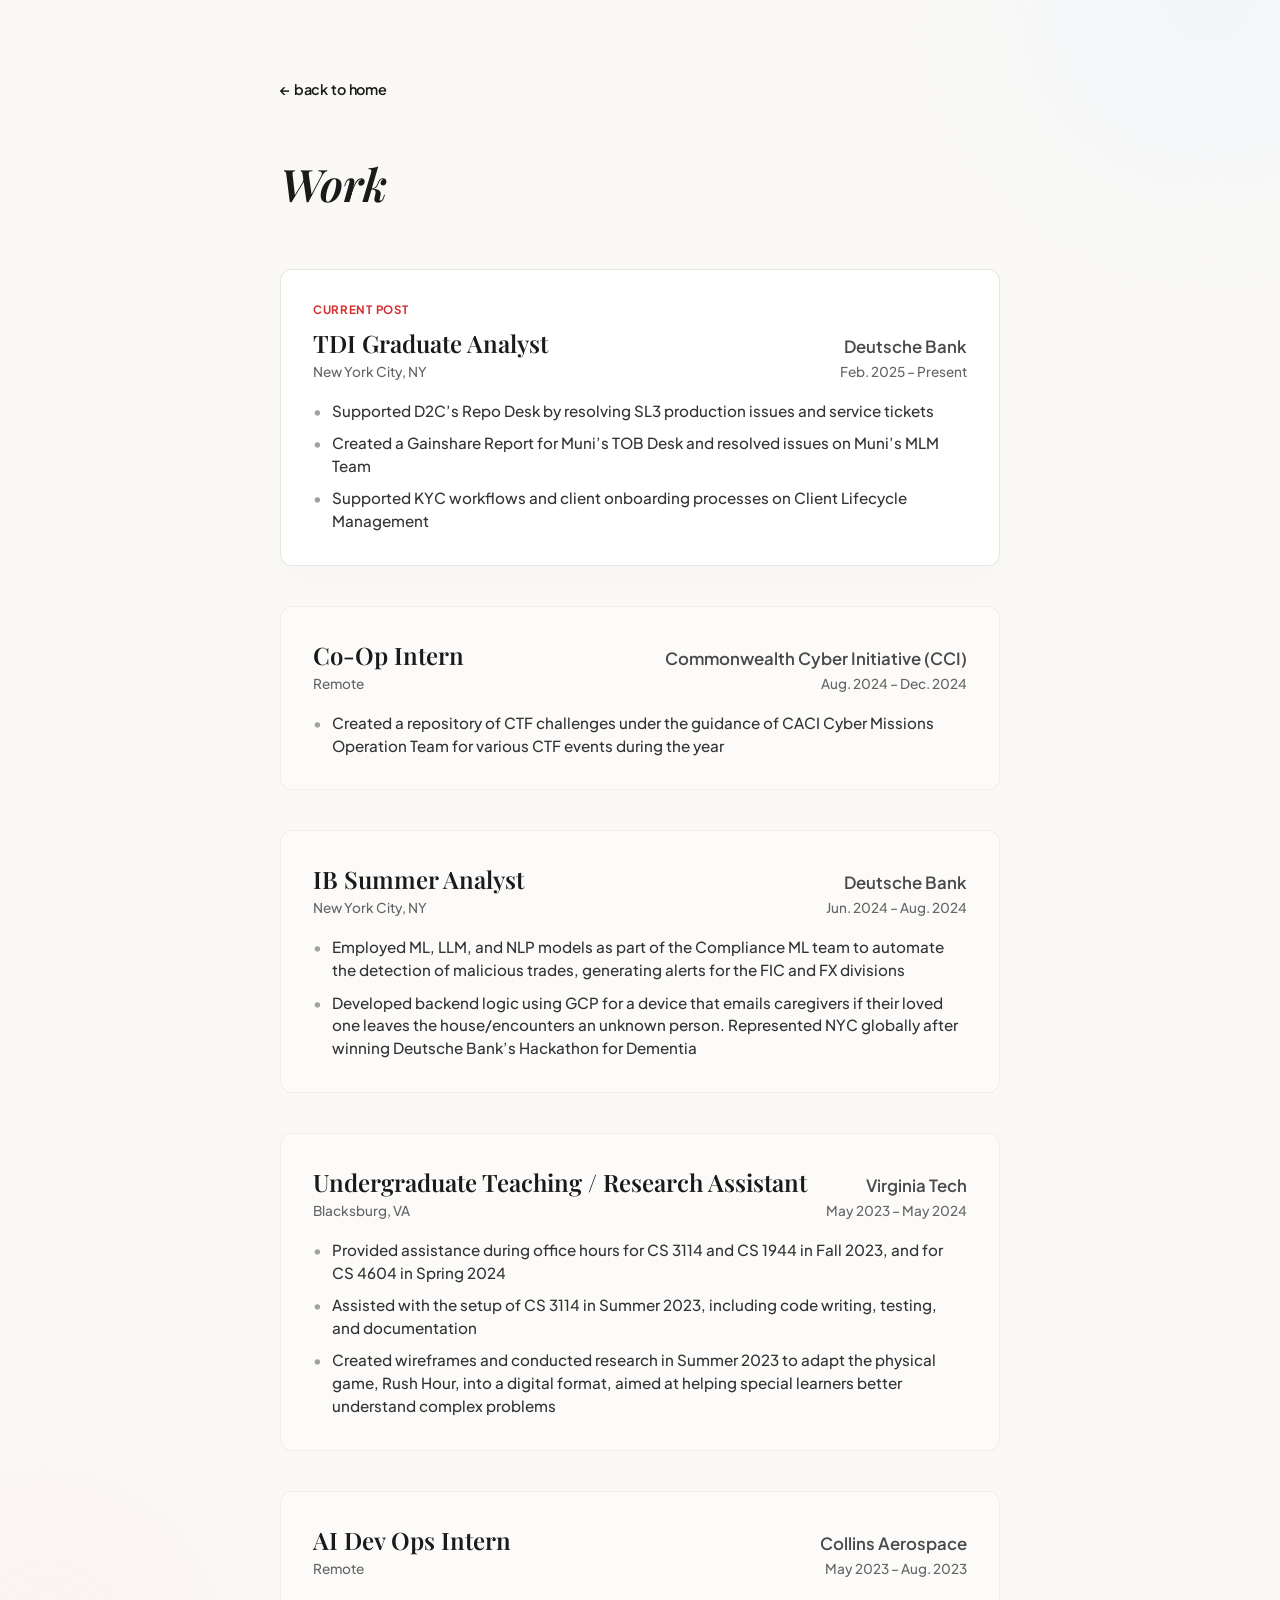
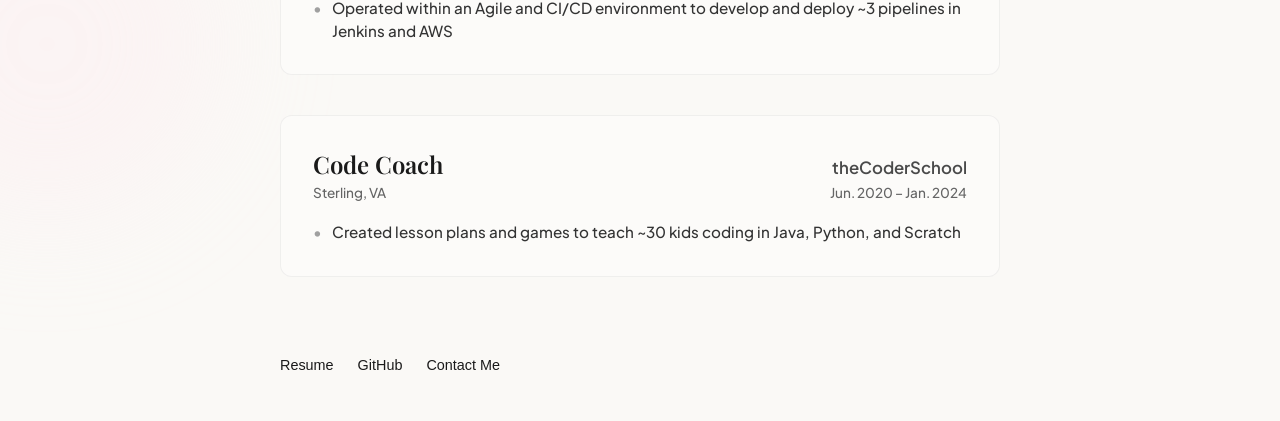
<file: work.html>
<!DOCTYPE html>
<html lang="en">

<head>
    <meta charset="UTF-8">
    <meta name="viewport" content="width=device-width, initial-scale=1.0">
    <title>Work History | Namita Shashidhar</title>
    <link rel="preconnect" href="https://fonts.googleapis.com">
    <link rel="preconnect" href="https://fonts.gstatic.com" crossorigin>
    <link
        href="https://fonts.googleapis.com/css2?family=Playfair+Display:ital,wght@0,400..900;1,400..900&family=Plus+Jakarta+Sans:ital,wght@0,200..800;1,200..800&display=swap"
        rel="stylesheet">

    <style>
        * {
            margin: 0;
            padding: 0;
            box-sizing: border-box;
        }

        body {
            background-color: #faf9f6;
            color: #1a1a1a;
            font-family: -apple-system, BlinkMacSystemFont, "Segoe UI", Roboto, sans-serif;
            min-height: 100vh;
            display: flex;
            flex-direction: column;
            justify-content: space-between;
            position: relative;
            padding: 5rem 2rem 3rem 2rem;
            overflow-x: hidden;
        }

        .container {
            max-width: 720px;
            width: 100%;
            margin: 0 auto;
            z-index: 10;
        }


        .nav-header {
            display: flex;
            justify-content: space-between;
            align-items: center;
            margin-bottom: 3.5rem;
            opacity: 0;
            animation: fadeInUp 1s cubic-bezier(0.215, 0.610, 0.355, 1) forwards;
        }

        .back-home {
            font-family: "Plus Jakarta Sans", sans-serif;
            color: #1a1a1a;
            text-decoration: none;
            font-size: 0.9rem;
            font-weight: 600;
            letter-spacing: -0.01em;
            transition: color 0.2s ease, transform 0.2s ease;
            display: inline-block;
        }

        .back-home:hover {
            color: #707070;
            transform: translateX(-3px);
        }


        .page-title {
            font-family: "Playfair Display", Georgia, serif;
            font-size: 2.8rem;
            font-weight: 600;
            font-style: italic;
            margin-bottom: 3.5rem;
            opacity: 0;
            animation: fadeInUp 1s cubic-bezier(0.215, 0.610, 0.355, 1) forwards;
            animation-delay: 0.15s;
        }


        .timeline-container {
            display: flex;
            flex-direction: column;
            gap: 2.5rem;
            margin-bottom: 5rem;
        }


        .job-card {
            background: rgba(255, 255, 255, 0.4);
            border: 1px solid rgba(0, 0, 0, 0.05);
            border-radius: 12px;
            padding: 2rem;
            display: flex;
            flex-direction: column;
            opacity: 0;
            animation: fadeInUp 1s cubic-bezier(0.215, 0.610, 0.355, 1) forwards;
        }


        .current-post-card {
            background: #ffffff;
            border: 1px solid rgba(0, 0, 0, 0.1);
            box-shadow: 0 12px 30px rgba(0, 0, 0, 0.02);
            animation-delay: 0.3s;
        }


        .card-1 {
            animation-delay: 0.4s;
        }

        .card-2 {
            animation-delay: 0.45s;
        }

        .card-3 {
            animation-delay: 0.5s;
        }

        .card-4 {
            animation-delay: 0.55s;
        }

        .card-5 {
            animation-delay: 0.6s;
        }


        .pos-label {
            font-family: "Plus Jakarta Sans", sans-serif;
            font-size: 0.72rem;
            text-transform: uppercase;
            letter-spacing: 0.06em;
            color: #d32f2f;
            margin-bottom: 0.6rem;
            font-weight: 700;
        }

        .job-header {
            display: flex;
            justify-content: space-between;
            align-items: baseline;
            flex-wrap: wrap;
            gap: 0.5rem;
            margin-bottom: 0.25rem;
        }

        .job-title {
            font-family: "Playfair Display", Georgia, serif;
            font-size: 1.5rem;
            font-weight: 600;
            color: #1a1a1a;
        }

        .company-name {
            font-family: "Plus Jakarta Sans", sans-serif;
            font-size: 1.05rem;
            font-weight: 600;
            color: #4a4a4a;
        }

        .job-meta {
            display: flex;
            justify-content: space-between;
            font-family: "Plus Jakarta Sans", sans-serif;
            font-size: 0.85rem;
            color: #656565;
            margin-bottom: 1.25rem;
            font-weight: 500;
        }


        .job-bullets {
            list-style: none;
            display: flex;
            flex-direction: column;
            gap: 0.6rem;
        }

        .job-bullets li {
            font-family: "Plus Jakarta Sans", sans-serif;
            font-size: 0.95rem;
            line-height: 1.5;
            color: #333333;
            position: relative;
            padding-left: 1.2rem;
            font-weight: 500;
        }

        .job-bullets li::before {
            content: "•";
            position: absolute;
            left: 0;
            color: #a0a0a0;
        }


        .footer-nav {
            display: flex;
            gap: 1.5rem;
            opacity: 0;
            animation: fadeInUp 1s cubic-bezier(0.215, 0.610, 0.355, 1) forwards;
            animation-delay: 0.7s;
        }

        .footer-nav a {
            color: #1a1a1a;
            text-decoration: none;
            font-size: 0.9rem;
            font-weight: 500;
            transition: transform 0.2s ease, color 0.2s ease;
            display: inline-block;
            cursor: pointer;
        }

        @media (max-width: 768px) {
            body {
                padding: 3rem 1.5rem 2rem 1.5rem;
            }

            .page-title {
                font-size: 2.3rem;
                margin-bottom: 2rem;
            }

            .job-title {
                font-size: 1.35rem;
            }

            .job-card {
                padding: 1.5rem;
            }
        }

        @keyframes fadeInUp {
            from {
                opacity: 0;
                transform: translateY(20px);
            }

            to {
                opacity: 1;
                transform: translateY(0);
            }
        }


        .floating-shape {
            position: absolute;
            border-radius: 50%;
            filter: blur(60px);
            opacity: 0.25;
            z-index: 1;
        }

        .shape1 {
            width: 400px;
            height: 400px;
            background: #e3edff;
            top: -10%;
            right: -10%;
        }

        .shape2 {
            width: 350px;
            height: 350px;
            background: #ffe3ec;
            bottom: 10%;
            left: -10%;
        }
    </style>
</head>

<body>


    <div class="floating-shape shape1"></div>
    <div class="floating-shape shape2"></div>

    <div class="container">

        <nav class="nav-header">
            <a href="index.html" class="back-home">← back to home</a>
        </nav>


        <h1 class="page-title">Work</h1>


        <div class="timeline-container">

            <!-- CURRENT POST -->
            <div class="job-card current-post-card">
                <div class="pos-label">Current Post</div>
                <div class="job-header">
                    <h2 class="job-title">TDI Graduate Analyst</h2>
                    <span class="company-name">Deutsche Bank</span>
                </div>
                <div class="job-meta">
                    <span>New York City, NY</span>
                    <span>Feb. 2025 – Present</span>
                </div>
                <ul class="job-bullets">
                    <li>Supported D2C’s Repo Desk by resolving SL3 production issues and service tickets</li>
                    <li>Created a Gainshare Report for Muni’s TOB Desk and resolved issues on Muni’s MLM Team</li>
                    <li>Supported KYC workflows and client onboarding processes on Client Lifecycle Management</li>
                </ul>
            </div>

            <!-- CO-OP INTERN -->
            <div class="job-card card-1">
                <div class="job-header">
                    <h2 class="job-title">Co-Op Intern</h2>
                    <span class="company-name">Commonwealth Cyber Initiative (CCI)</span>
                </div>
                <div class="job-meta">
                    <span>Remote</span>
                    <span>Aug. 2024 – Dec. 2024</span>
                </div>
                <ul class="job-bullets">
                    <li>Created a repository of CTF challenges under the guidance of CACI Cyber Missions Operation Team
                        for various CTF events during the year</li>
                </ul>
            </div>

            <!-- IB SUMMER ANALYST -->
            <div class="job-card card-2">
                <div class="job-header">
                    <h2 class="job-title">IB Summer Analyst</h2>
                    <span class="company-name">Deutsche Bank</span>
                </div>
                <div class="job-meta">
                    <span>New York City, NY</span>
                    <span>Jun. 2024 – Aug. 2024</span>
                </div>
                <ul class="job-bullets">
                    <li>Employed ML, LLM, and NLP models as part of the Compliance ML team to automate the detection of
                        malicious trades, generating alerts for the FIC and FX divisions</li>
                    <li>Developed backend logic using GCP for a device that emails caregivers if their loved one leaves
                        the house/encounters an unknown person. Represented NYC globally after winning Deutsche Bank’s
                        Hackathon for Dementia</li>
                </ul>
            </div>

            <!-- UNDERGRADUATE TA / RA -->
            <div class="job-card card-3">
                <div class="job-header">
                    <h2 class="job-title">Undergraduate Teaching / Research Assistant</h2>
                    <span class="company-name">Virginia Tech</span>
                </div>
                <div class="job-meta">
                    <span>Blacksburg, VA</span>
                    <span>May 2023 – May 2024</span>
                </div>
                <ul class="job-bullets">
                    <li>Provided assistance during office hours for CS 3114 and CS 1944 in Fall 2023, and for CS 4604 in
                        Spring 2024</li>
                    <li>Assisted with the setup of CS 3114 in Summer 2023, including code writing, testing, and
                        documentation</li>
                    <li>Created wireframes and conducted research in Summer 2023 to adapt the physical game, Rush Hour,
                        into a digital format, aimed at helping special learners better understand complex problems</li>
                </ul>
            </div>

            <!-- AI DEV OPS INTERN -->
            <div class="job-card card-4">
                <div class="job-header">
                    <h2 class="job-title">AI Dev Ops Intern</h2>
                    <span class="company-name">Collins Aerospace</span>
                </div>
                <div class="job-meta">
                    <span>Remote</span>
                    <span>May 2023 – Aug. 2023</span>
                </div>
                <ul class="job-bullets">
                    <li>Operated within an Agile and CI/CD environment to develop and deploy ~3 pipelines in Jenkins and
                        AWS</li>
                </ul>
            </div>

            <!-- CODE COACH -->
            <div class="job-card card-5">
                <div class="job-header">
                    <h2 class="job-title">Code Coach</h2>
                    <span class="company-name">theCoderSchool</span>
                </div>
                <div class="job-meta">
                    <span>Sterling, VA</span>
                    <span>Jun. 2020 – Jan. 2024</span>
                </div>
                <ul class="job-bullets">
                    <li>Created lesson plans and games to teach ~30 kids coding in Java, Python, and Scratch</li>
                </ul>
            </div>

        </div>


        <footer class="footer-nav">
            <a href="Namita_Resume.pdf" class="interactive-link" target="_blank" download="Namita_Resume.pdf">Resume</a>
            <a href="https://github.com/namitashashidhar" class="interactive-link" target="_blank">GitHub</a>
            <a href="contact.html" class="interactive-link">Contact Me</a>
        </footer>
    </div>

    <script>

        const links = document.querySelectorAll('.interactive-link');
        links.forEach(link => {
            link.addEventListener('mousemove', (e) => {
                const { offsetWidth: width, offsetHeight: height } = link;
                const { offsetX: x, offsetY: y } = e;
                const moveX = (x / width - 0.5) * 12;
                const moveY = (y / height - 0.5) * 12;
                link.style.transform = `translate(${moveX}px, ${moveY}px)`;
                link.style.color = '#8a8a8a';
            });
            link.addEventListener('mouseleave', () => {
                link.style.transform = 'translate(0px, 0px)';
                link.style.color = '#1a1a1a';
            });
        });
    </script>
</body>

</html>
</file>
